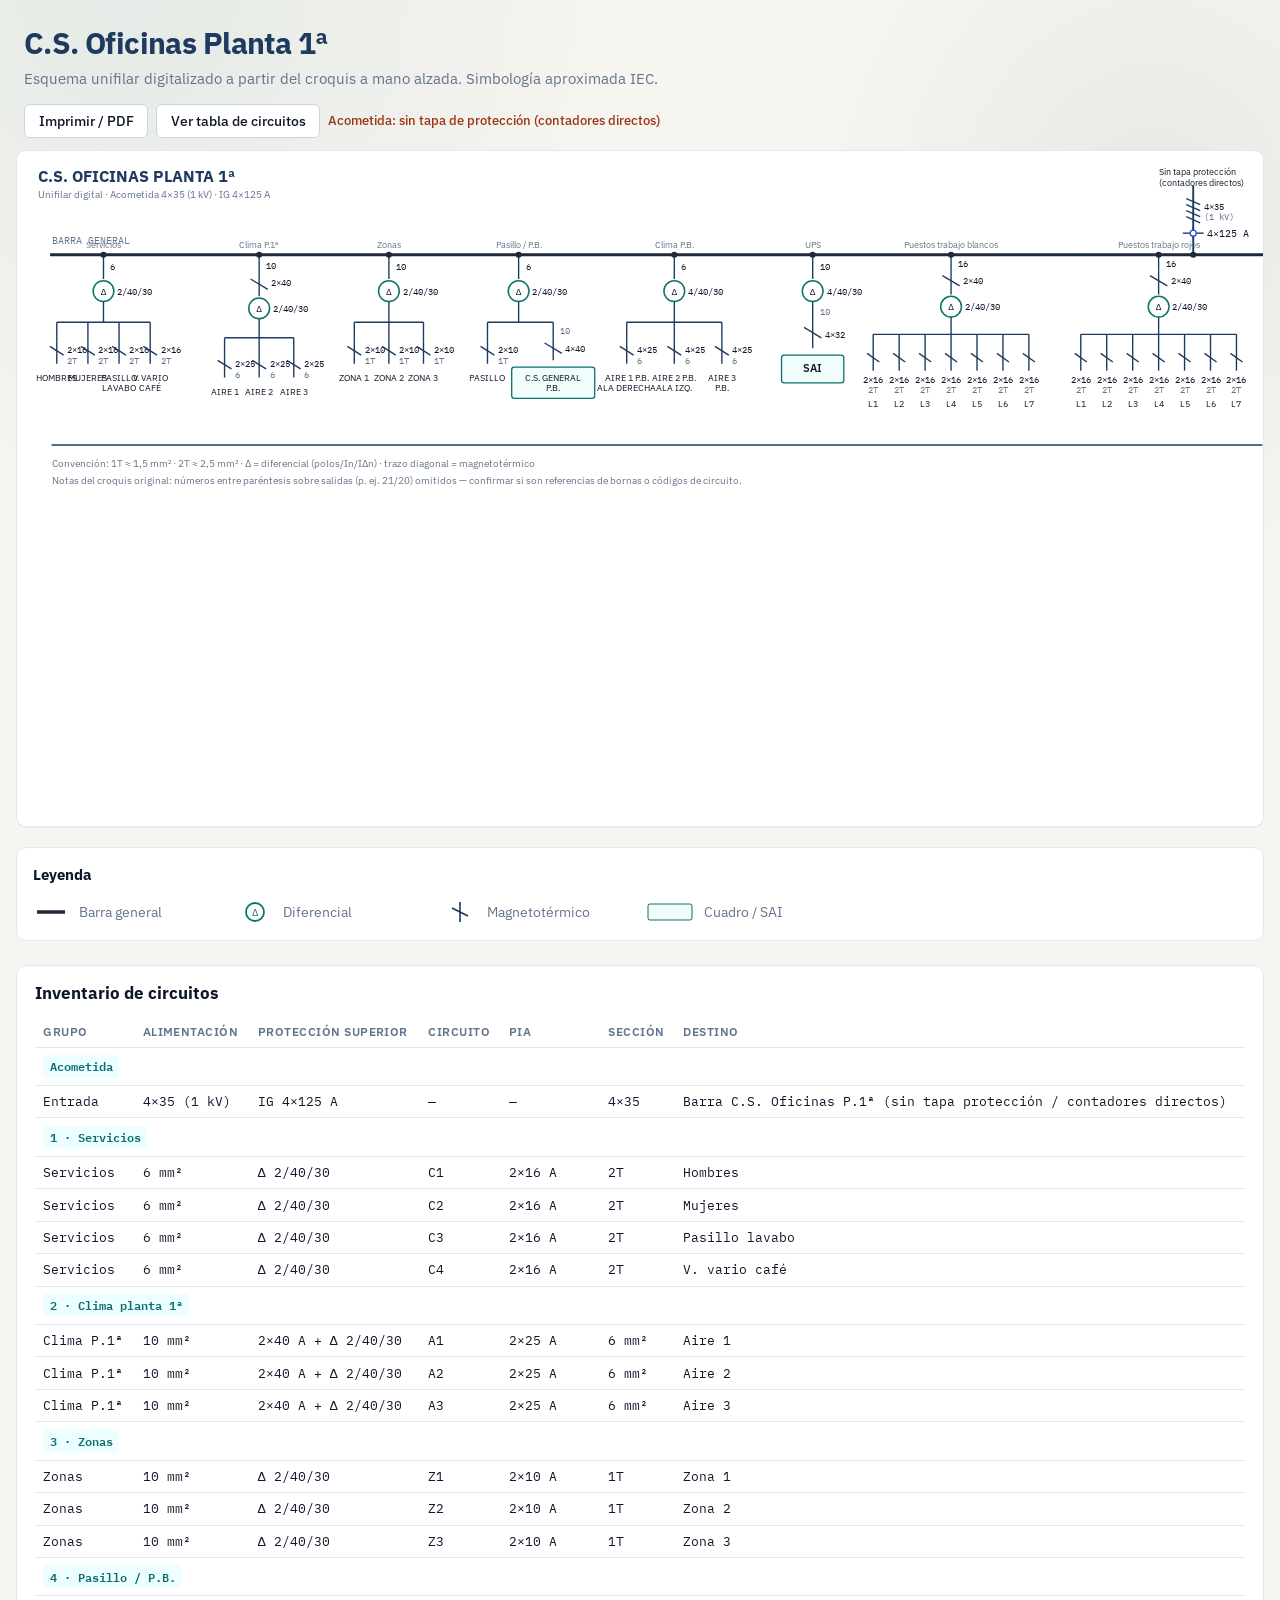
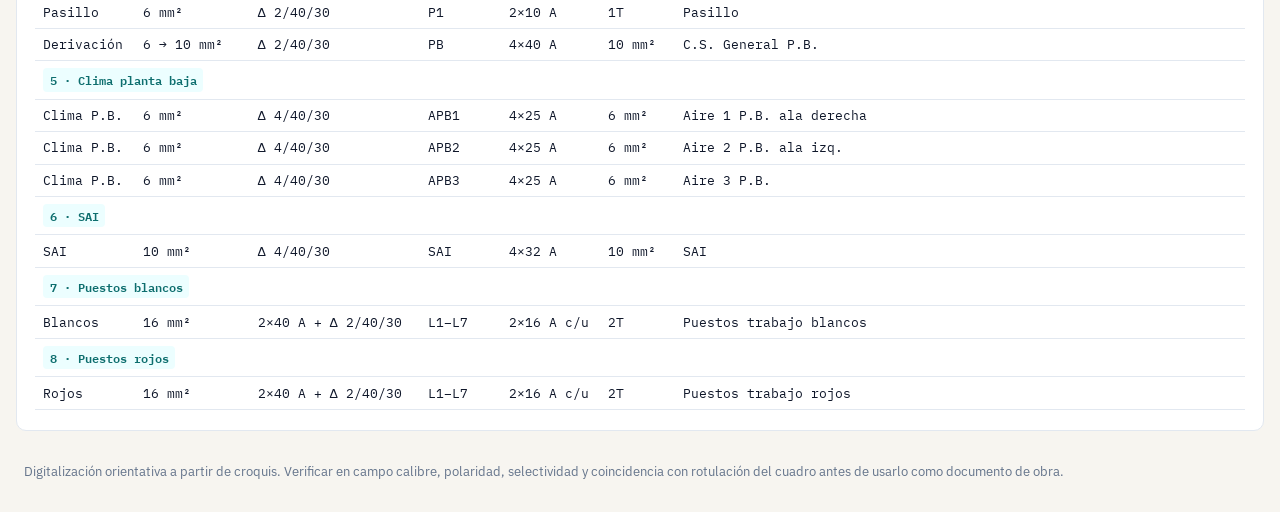
<file: unifilar-cs-oficinas-planta1.html>
<!DOCTYPE html>
<html lang="es">
<head>
  <meta charset="UTF-8">
  <meta name="viewport" content="width=device-width, initial-scale=1.0">
  <title>C.S. Oficinas Planta 1ª — Unifilar digital</title>
  <link rel="preconnect" href="https://fonts.googleapis.com">
  <link rel="preconnect" href="https://fonts.gstatic.com" crossorigin>
  <link href="https://fonts.googleapis.com/css2?family=IBM+Plex+Sans:wght@400;500;600;700&family=IBM+Plex+Mono:wght@400;500;600&display=swap" rel="stylesheet">
  <style>
    :root {
      --ink: #0f172a;
      --line: #1e3a5f;
      --accent: #0d6e6e;
      --muted: #64748b;
      --paper: #f7f5f0;
      --panel: #ffffff;
      --warn: #9a3412;
      --bar: #1e293b;
      --rcd: #0f766e;
      --mcb: #1d4ed8;
      --grid: #e2e8f0;
    }

    * { box-sizing: border-box; }

    body {
      margin: 0;
      font-family: "IBM Plex Sans", system-ui, sans-serif;
      color: var(--ink);
      background:
        radial-gradient(ellipse 80% 50% at 10% 0%, rgba(13, 110, 110, 0.08), transparent 50%),
        radial-gradient(ellipse 60% 40% at 90% 10%, rgba(30, 58, 95, 0.07), transparent 45%),
        var(--paper);
      min-height: 100vh;
    }

    header {
      padding: 1.5rem 1.5rem 0.75rem;
      max-width: 1600px;
      margin: 0 auto;
    }

    header h1 {
      margin: 0;
      font-size: clamp(1.35rem, 2.5vw, 1.85rem);
      font-weight: 700;
      letter-spacing: -0.02em;
      color: var(--line);
    }

    header p {
      margin: 0.35rem 0 0;
      color: var(--muted);
      font-size: 0.95rem;
    }

    .toolbar {
      display: flex;
      flex-wrap: wrap;
      gap: 0.5rem;
      margin-top: 1rem;
      align-items: center;
    }

    .toolbar button,
    .toolbar a.btn {
      appearance: none;
      border: 1px solid #cbd5e1;
      background: var(--panel);
      color: var(--ink);
      font: inherit;
      font-size: 0.85rem;
      font-weight: 500;
      padding: 0.45rem 0.85rem;
      border-radius: 6px;
      cursor: pointer;
      text-decoration: none;
    }

    .toolbar button:hover,
    .toolbar a.btn:hover {
      border-color: var(--accent);
      color: var(--accent);
    }

    .toolbar .note {
      font-size: 0.8rem;
      color: var(--warn);
      font-weight: 500;
    }

    main {
      max-width: 1600px;
      margin: 0 auto;
      padding: 0 1rem 2rem;
    }

    .diagram-wrap {
      background: var(--panel);
      border: 1px solid var(--grid);
      border-radius: 10px;
      overflow: auto;
      box-shadow: 0 1px 0 rgba(15, 23, 42, 0.04);
    }

    svg.unifilar {
      display: block;
      min-width: 1280px;
      width: 100%;
      height: auto;
      font-family: "IBM Plex Sans", system-ui, sans-serif;
    }

    .legend {
      display: grid;
      grid-template-columns: repeat(auto-fit, minmax(180px, 1fr));
      gap: 0.75rem;
      margin: 1.25rem 0;
      padding: 1rem;
      background: var(--panel);
      border: 1px solid var(--grid);
      border-radius: 10px;
      font-size: 0.85rem;
    }

    .legend h2 {
      grid-column: 1 / -1;
      margin: 0 0 0.25rem;
      font-size: 0.95rem;
    }

    .legend-item {
      display: flex;
      align-items: center;
      gap: 0.6rem;
      color: var(--muted);
    }

    .legend-item svg { flex-shrink: 0; }

    section.table-section {
      margin-top: 1.5rem;
      background: var(--panel);
      border: 1px solid var(--grid);
      border-radius: 10px;
      padding: 1rem 1.1rem 1.25rem;
      overflow-x: auto;
    }

    section.table-section h2 {
      margin: 0 0 0.85rem;
      font-size: 1.05rem;
    }

    table {
      width: 100%;
      border-collapse: collapse;
      font-size: 0.82rem;
      font-family: "IBM Plex Mono", ui-monospace, monospace;
    }

    th, td {
      text-align: left;
      padding: 0.45rem 0.55rem;
      border-bottom: 1px solid var(--grid);
      vertical-align: top;
    }

    th {
      font-family: "IBM Plex Sans", system-ui, sans-serif;
      font-weight: 600;
      color: var(--muted);
      font-size: 0.75rem;
      text-transform: uppercase;
      letter-spacing: 0.04em;
    }

    tr:hover td { background: #f8fafc; }

    .tag {
      display: inline-block;
      padding: 0.1rem 0.4rem;
      border-radius: 4px;
      background: #ecfeff;
      color: var(--accent);
      font-weight: 600;
      font-size: 0.75rem;
    }

    footer {
      max-width: 1600px;
      margin: 0 auto;
      padding: 0 1.5rem 2rem;
      font-size: 0.8rem;
      color: var(--muted);
    }

    @media print {
      body { background: white; }
      .toolbar, footer { display: none; }
      .diagram-wrap, .legend, section.table-section {
        box-shadow: none;
        border-color: #ccc;
      }
      .diagram-wrap { overflow: visible; }
      svg.unifilar { min-width: 0; }
    }
  </style>
</head>
<body>
  <header>
    <h1>C.S. Oficinas Planta 1ª</h1>
    <p>Esquema unifilar digitalizado a partir del croquis a mano alzada. Simbología aproximada IEC.</p>
    <div class="toolbar">
      <button type="button" onclick="window.print()">Imprimir / PDF</button>
      <a class="btn" href="#tabla">Ver tabla de circuitos</a>
      <span class="note">Acometida: sin tapa de protección (contadores directos)</span>
    </div>
  </header>

  <main>
    <div class="diagram-wrap">
      <svg class="unifilar" viewBox="0 0 1480 780" xmlns="http://www.w3.org/2000/svg" role="img" aria-labelledby="title desc">
        <title id="title">Unifilar C.S. Oficinas Planta 1ª</title>
        <desc id="desc">Cuadro de servicios oficinas planta primera con diferencial, magnetotérmicos y derivaciones a cargas y cuadro general P.B. y SAI.</desc>

        <defs>
          <marker id="arrow" viewBox="0 0 10 10" refX="8" refY="5" markerWidth="6" markerHeight="6" orient="auto-start-reverse">
            <path d="M 0 1.5 L 8 5 L 0 8.5 Z" fill="#1e3a5f"/>
          </marker>
          <style>
            .bus { stroke: #1e293b; stroke-width: 3.5; fill: none; stroke-linecap: square; }
            .wire { stroke: #1e3a5f; stroke-width: 1.6; fill: none; }
            .wire-thick { stroke: #1e3a5f; stroke-width: 2.2; fill: none; }
            .label { font-family: "IBM Plex Sans", sans-serif; fill: #0f172a; }
            .mono { font-family: "IBM Plex Mono", monospace; fill: #0f172a; }
            .muted { fill: #64748b; }
            .small { font-size: 11px; }
            .tiny { font-size: 10px; }
            .title-txt { font-size: 18px; font-weight: 700; fill: #1e3a5f; }
            .subtitle { font-size: 12px; fill: #64748b; }
            .box { fill: #fff; stroke: #1e3a5f; stroke-width: 1.5; }
            .box-fill { fill: #f0fdfa; stroke: #0d6e6e; stroke-width: 1.5; }
          </style>
        </defs>

        <!-- Title block -->
        <text class="label title-txt" x="24" y="36">C.S. OFICINAS PLANTA 1ª</text>
        <text class="label subtitle" x="24" y="54">Unifilar digital · Acometida 4×35 (1 kV) · IG 4×125 A</text>

        <!-- Main bus -->
        <line class="bus" x1="40" y1="120" x2="1440" y2="120"/>
        <text class="mono small muted" x="40" y="108">BARRA GENERAL</text>

        <!-- Incoming supply (right) -->
        <g id="acometida" transform="translate(1280,0)">
          <line class="wire-thick" x1="80" y1="40" x2="80" y2="120"/>
          <!-- conductor marks -->
          <line class="wire" x1="72" y1="55" x2="88" y2="62"/>
          <line class="wire" x1="72" y1="62" x2="88" y2="69"/>
          <line class="wire" x1="72" y1="69" x2="88" y2="76"/>
          <line class="wire" x1="72" y1="76" x2="88" y2="83"/>
          <text class="mono tiny" x="92" y="68">4×35</text>
          <text class="mono tiny muted" x="92" y="80">(1 kV)</text>
          <!-- main breaker symbol -->
          <line class="wire" x1="68" y1="95" x2="92" y2="95"/>
          <line class="wire" x1="80" y1="88" x2="80" y2="102"/>
          <circle cx="80" cy="95" r="3.5" fill="#fff" stroke="#1d4ed8" stroke-width="1.5"/>
          <text class="mono small" x="96" y="99" fill="#1d4ed8">4×125 A</text>
          <text class="label tiny" x="40" y="28" fill="#9a3412">Sin tapa protección</text>
          <text class="label tiny" x="40" y="40" fill="#9a3412">(contadores directos)</text>
        </g>

        <!-- Helper macros as groups -->
        <!-- Branch anchors on bus: x positions -->
        <!-- B1:100  B2:250  B3:400  B4:540  B5:700  B6:860  B7a:1020  B7b:1220 -->

        <!-- ========== BRANCH 1: Servicios ========== -->
        <g id="b1" transform="translate(100,120)">
          <line class="wire" x1="0" y1="0" x2="0" y2="28"/>
          <text class="mono tiny" x="8" y="18">6</text>
          <!-- RCD -->
          <circle cx="0" cy="42" r="12" fill="#fff" stroke="#0f766e" stroke-width="1.8"/>
          <text class="mono tiny" text-anchor="middle" x="0" y="46" fill="#0f766e">Δ</text>
          <text class="mono tiny" x="16" y="46">2/40/30</text>
          <line class="wire" x1="0" y1="54" x2="0" y2="78"/>
          <!-- horizontal split -->
          <line class="wire" x1="-54" y1="78" x2="54" y2="78"/>
          <!-- 4 circuits -->
          <g transform="translate(-54,78)">
            <line class="wire" x1="0" y1="0" x2="0" y2="22"/>
            <line class="wire" x1="-8" y1="28" x2="8" y2="38"/>
            <line class="wire" x1="0" y1="22" x2="0" y2="48"/>
            <text class="mono tiny" x="12" y="36" fill="#1d4ed8">2×16</text>
            <text class="mono tiny muted" x="12" y="48">2T</text>
            <text class="label tiny" text-anchor="middle" x="0" y="68">HOMBRES</text>
          </g>
          <g transform="translate(-18,78)">
            <line class="wire" x1="0" y1="0" x2="0" y2="22"/>
            <line class="wire" x1="-8" y1="28" x2="8" y2="38"/>
            <line class="wire" x1="0" y1="22" x2="0" y2="48"/>
            <text class="mono tiny" x="12" y="36" fill="#1d4ed8">2×16</text>
            <text class="mono tiny muted" x="12" y="48">2T</text>
            <text class="label tiny" text-anchor="middle" x="0" y="68">MUJERES</text>
          </g>
          <g transform="translate(18,78)">
            <line class="wire" x1="0" y1="0" x2="0" y2="22"/>
            <line class="wire" x1="-8" y1="28" x2="8" y2="38"/>
            <line class="wire" x1="0" y1="22" x2="0" y2="48"/>
            <text class="mono tiny" x="12" y="36" fill="#1d4ed8">2×16</text>
            <text class="mono tiny muted" x="12" y="48">2T</text>
            <text class="label tiny" text-anchor="middle" x="0" y="68">PASILLO</text>
            <text class="label tiny" text-anchor="middle" x="0" y="80">LAVABO</text>
          </g>
          <g transform="translate(54,78)">
            <line class="wire" x1="0" y1="0" x2="0" y2="22"/>
            <line class="wire" x1="-8" y1="28" x2="8" y2="38"/>
            <line class="wire" x1="0" y1="22" x2="0" y2="48"/>
            <text class="mono tiny" x="12" y="36" fill="#1d4ed8">2×16</text>
            <text class="mono tiny muted" x="12" y="48">2T</text>
            <text class="label tiny" text-anchor="middle" x="0" y="68">V. VARIO</text>
            <text class="label tiny" text-anchor="middle" x="0" y="80">CAFÉ</text>
          </g>
          <text class="label tiny muted" text-anchor="middle" x="0" y="-8">Servicios</text>
        </g>

        <!-- ========== BRANCH 2: Aire A ========== -->
        <g id="b2" transform="translate(280,120)">
          <line class="wire" x1="0" y1="0" x2="0" y2="22"/>
          <text class="mono tiny" x="8" y="16">10</text>
          <!-- MCB 2x40 -->
          <line class="wire" x1="-10" y1="28" x2="10" y2="40"/>
          <line class="wire" x1="0" y1="22" x2="0" y2="48"/>
          <text class="mono tiny" x="14" y="36" fill="#1d4ed8">2×40</text>
          <!-- RCD -->
          <circle cx="0" cy="62" r="12" fill="#fff" stroke="#0f766e" stroke-width="1.8"/>
          <text class="mono tiny" text-anchor="middle" x="0" y="66" fill="#0f766e">Δ</text>
          <text class="mono tiny" x="16" y="66">2/40/30</text>
          <line class="wire" x1="0" y1="74" x2="0" y2="96"/>
          <line class="wire" x1="-40" y1="96" x2="40" y2="96"/>
          <g transform="translate(-40,96)">
            <line class="wire" x1="0" y1="0" x2="0" y2="20"/>
            <line class="wire" x1="-8" y1="26" x2="8" y2="36"/>
            <line class="wire" x1="0" y1="20" x2="0" y2="46"/>
            <text class="mono tiny" x="12" y="34" fill="#1d4ed8">2×25</text>
            <text class="mono tiny muted" x="12" y="46">6</text>
            <text class="label tiny" text-anchor="middle" x="0" y="66">AIRE 1</text>
          </g>
          <g transform="translate(0,96)">
            <line class="wire" x1="0" y1="0" x2="0" y2="20"/>
            <line class="wire" x1="-8" y1="26" x2="8" y2="36"/>
            <line class="wire" x1="0" y1="20" x2="0" y2="46"/>
            <text class="mono tiny" x="12" y="34" fill="#1d4ed8">2×25</text>
            <text class="mono tiny muted" x="12" y="46">6</text>
            <text class="label tiny" text-anchor="middle" x="0" y="66">AIRE 2</text>
          </g>
          <g transform="translate(40,96)">
            <line class="wire" x1="0" y1="0" x2="0" y2="20"/>
            <line class="wire" x1="-8" y1="26" x2="8" y2="36"/>
            <line class="wire" x1="0" y1="20" x2="0" y2="46"/>
            <text class="mono tiny" x="12" y="34" fill="#1d4ed8">2×25</text>
            <text class="mono tiny muted" x="12" y="46">6</text>
            <text class="label tiny" text-anchor="middle" x="0" y="66">AIRE 3</text>
          </g>
          <text class="label tiny muted" text-anchor="middle" x="0" y="-8">Clima P.1ª</text>
        </g>

        <!-- ========== BRANCH 3: Zonas ========== -->
        <g id="b3" transform="translate(430,120)">
          <line class="wire" x1="0" y1="0" x2="0" y2="28"/>
          <text class="mono tiny" x="8" y="18">10</text>
          <circle cx="0" cy="42" r="12" fill="#fff" stroke="#0f766e" stroke-width="1.8"/>
          <text class="mono tiny" text-anchor="middle" x="0" y="46" fill="#0f766e">Δ</text>
          <text class="mono tiny" x="16" y="46">2/40/30</text>
          <line class="wire" x1="0" y1="54" x2="0" y2="78"/>
          <line class="wire" x1="-40" y1="78" x2="40" y2="78"/>
          <g transform="translate(-40,78)">
            <line class="wire" x1="0" y1="0" x2="0" y2="22"/>
            <line class="wire" x1="-8" y1="28" x2="8" y2="38"/>
            <line class="wire" x1="0" y1="22" x2="0" y2="48"/>
            <text class="mono tiny" x="12" y="36" fill="#1d4ed8">2×10</text>
            <text class="mono tiny muted" x="12" y="48">1T</text>
            <text class="label tiny" text-anchor="middle" x="0" y="68">ZONA 1</text>
          </g>
          <g transform="translate(0,78)">
            <line class="wire" x1="0" y1="0" x2="0" y2="22"/>
            <line class="wire" x1="-8" y1="28" x2="8" y2="38"/>
            <line class="wire" x1="0" y1="22" x2="0" y2="48"/>
            <text class="mono tiny" x="12" y="36" fill="#1d4ed8">2×10</text>
            <text class="mono tiny muted" x="12" y="48">1T</text>
            <text class="label tiny" text-anchor="middle" x="0" y="68">ZONA 2</text>
          </g>
          <g transform="translate(40,78)">
            <line class="wire" x1="0" y1="0" x2="0" y2="22"/>
            <line class="wire" x1="-8" y1="28" x2="8" y2="38"/>
            <line class="wire" x1="0" y1="22" x2="0" y2="48"/>
            <text class="mono tiny" x="12" y="36" fill="#1d4ed8">2×10</text>
            <text class="mono tiny muted" x="12" y="48">1T</text>
            <text class="label tiny" text-anchor="middle" x="0" y="68">ZONA 3</text>
          </g>
          <text class="label tiny muted" text-anchor="middle" x="0" y="-8">Zonas</text>
        </g>

        <!-- ========== BRANCH 4: Pasillo + CS General PB ========== -->
        <g id="b4" transform="translate(580,120)">
          <line class="wire" x1="0" y1="0" x2="0" y2="28"/>
          <text class="mono tiny" x="8" y="18">6</text>
          <circle cx="0" cy="42" r="12" fill="#fff" stroke="#0f766e" stroke-width="1.8"/>
          <text class="mono tiny" text-anchor="middle" x="0" y="46" fill="#0f766e">Δ</text>
          <text class="mono tiny" x="16" y="46">2/40/30</text>
          <line class="wire" x1="0" y1="54" x2="0" y2="78"/>
          <line class="wire" x1="-36" y1="78" x2="40" y2="78"/>
          <!-- Pasillo -->
          <g transform="translate(-36,78)">
            <line class="wire" x1="0" y1="0" x2="0" y2="22"/>
            <line class="wire" x1="-8" y1="28" x2="8" y2="38"/>
            <line class="wire" x1="0" y1="22" x2="0" y2="48"/>
            <text class="mono tiny" x="12" y="36" fill="#1d4ed8">2×10</text>
            <text class="mono tiny muted" x="12" y="48">1T</text>
            <text class="label tiny" text-anchor="middle" x="0" y="68">PASILLO</text>
          </g>
          <!-- CS General PB -->
          <g transform="translate(40,78)">
            <line class="wire" x1="0" y1="0" x2="0" y2="18"/>
            <text class="mono tiny muted" x="8" y="14">10</text>
            <line class="wire" x1="-10" y1="24" x2="10" y2="36"/>
            <line class="wire" x1="0" y1="18" x2="0" y2="44"/>
            <text class="mono tiny" x="14" y="34" fill="#1d4ed8">4×40</text>
            <rect class="box-fill" x="-48" y="52" width="96" height="36" rx="3"/>
            <text class="label tiny" text-anchor="middle" x="0" y="68" fill="#0d6e6e">C.S. GENERAL</text>
            <text class="label tiny" text-anchor="middle" x="0" y="80" fill="#0d6e6e">P.B.</text>
          </g>
          <text class="label tiny muted" text-anchor="middle" x="0" y="-8">Pasillo / P.B.</text>
        </g>

        <!-- ========== BRANCH 5: Aires PB ========== -->
        <g id="b5" transform="translate(760,120)">
          <line class="wire" x1="0" y1="0" x2="0" y2="28"/>
          <text class="mono tiny" x="8" y="18">6</text>
          <circle cx="0" cy="42" r="12" fill="#fff" stroke="#0f766e" stroke-width="1.8"/>
          <text class="mono tiny" text-anchor="middle" x="0" y="46" fill="#0f766e">Δ</text>
          <text class="mono tiny" x="16" y="46">4/40/30</text>
          <line class="wire" x1="0" y1="54" x2="0" y2="78"/>
          <line class="wire" x1="-55" y1="78" x2="55" y2="78"/>
          <g transform="translate(-55,78)">
            <line class="wire" x1="0" y1="0" x2="0" y2="22"/>
            <line class="wire" x1="-8" y1="28" x2="8" y2="38"/>
            <line class="wire" x1="0" y1="22" x2="0" y2="48"/>
            <text class="mono tiny" x="12" y="36" fill="#1d4ed8">4×25</text>
            <text class="mono tiny muted" x="12" y="48">6</text>
            <text class="label tiny" text-anchor="middle" x="0" y="68">AIRE 1 P.B.</text>
            <text class="label tiny" text-anchor="middle" x="0" y="80">ALA DERECHA</text>
          </g>
          <g transform="translate(0,78)">
            <line class="wire" x1="0" y1="0" x2="0" y2="22"/>
            <line class="wire" x1="-8" y1="28" x2="8" y2="38"/>
            <line class="wire" x1="0" y1="22" x2="0" y2="48"/>
            <text class="mono tiny" x="12" y="36" fill="#1d4ed8">4×25</text>
            <text class="mono tiny muted" x="12" y="48">6</text>
            <text class="label tiny" text-anchor="middle" x="0" y="68">AIRE 2 P.B.</text>
            <text class="label tiny" text-anchor="middle" x="0" y="80">ALA IZQ.</text>
          </g>
          <g transform="translate(55,78)">
            <line class="wire" x1="0" y1="0" x2="0" y2="22"/>
            <line class="wire" x1="-8" y1="28" x2="8" y2="38"/>
            <line class="wire" x1="0" y1="22" x2="0" y2="48"/>
            <text class="mono tiny" x="12" y="36" fill="#1d4ed8">4×25</text>
            <text class="mono tiny muted" x="12" y="48">6</text>
            <text class="label tiny" text-anchor="middle" x="0" y="68">AIRE 3</text>
            <text class="label tiny" text-anchor="middle" x="0" y="80">P.B.</text>
          </g>
          <text class="label tiny muted" text-anchor="middle" x="0" y="-8">Clima P.B.</text>
        </g>

        <!-- ========== BRANCH 6: SAI ========== -->
        <g id="b6" transform="translate(920,120)">
          <line class="wire" x1="0" y1="0" x2="0" y2="28"/>
          <text class="mono tiny" x="8" y="18">10</text>
          <circle cx="0" cy="42" r="12" fill="#fff" stroke="#0f766e" stroke-width="1.8"/>
          <text class="mono tiny" text-anchor="middle" x="0" y="46" fill="#0f766e">Δ</text>
          <text class="mono tiny" x="16" y="46">4/40/30</text>
          <line class="wire" x1="0" y1="54" x2="0" y2="78"/>
          <text class="mono tiny muted" x="8" y="70">10</text>
          <line class="wire" x1="-10" y1="84" x2="10" y2="96"/>
          <line class="wire" x1="0" y1="78" x2="0" y2="108"/>
          <text class="mono tiny" x="14" y="96" fill="#1d4ed8">4×32</text>
          <rect class="box-fill" x="-36" y="116" width="72" height="32" rx="3"/>
          <text class="label" text-anchor="middle" x="0" y="136" fill="#0d6e6e" style="font-size:13px;font-weight:600">SAI</text>
          <text class="label tiny muted" text-anchor="middle" x="0" y="-8">UPS</text>
        </g>

        <!-- ========== BRANCH 7A: Puestos blancos ========== -->
        <g id="b7a" transform="translate(1080,120)">
          <line class="wire" x1="0" y1="0" x2="0" y2="18"/>
          <text class="mono tiny" x="8" y="14">16</text>
          <line class="wire" x1="-10" y1="24" x2="10" y2="36"/>
          <line class="wire" x1="0" y1="18" x2="0" y2="46"/>
          <text class="mono tiny" x="14" y="34" fill="#1d4ed8">2×40</text>
          <circle cx="0" cy="60" r="12" fill="#fff" stroke="#0f766e" stroke-width="1.8"/>
          <text class="mono tiny" text-anchor="middle" x="0" y="64" fill="#0f766e">Δ</text>
          <text class="mono tiny" x="16" y="64">2/40/30</text>
          <line class="wire" x1="0" y1="72" x2="0" y2="92"/>
          <line class="wire" x1="-90" y1="92" x2="90" y2="92"/>
          <!-- L1-L7 -->
          <g id="blancos">
            <!-- generated positions -90,-60,-30,0,30,60,90 -->
            <g transform="translate(-90,92)">
              <line class="wire" x1="0" y1="0" x2="0" y2="18"/>
              <line class="wire" x1="-7" y1="22" x2="7" y2="32"/>
              <line class="wire" x1="0" y1="18" x2="0" y2="42"/>
              <text class="mono tiny" text-anchor="middle" x="0" y="56" fill="#1d4ed8">2×16</text>
              <text class="mono tiny muted" text-anchor="middle" x="0" y="68">2T</text>
              <text class="label tiny" text-anchor="middle" x="0" y="84">L1</text>
            </g>
            <g transform="translate(-60,92)">
              <line class="wire" x1="0" y1="0" x2="0" y2="18"/>
              <line class="wire" x1="-7" y1="22" x2="7" y2="32"/>
              <line class="wire" x1="0" y1="18" x2="0" y2="42"/>
              <text class="mono tiny" text-anchor="middle" x="0" y="56" fill="#1d4ed8">2×16</text>
              <text class="mono tiny muted" text-anchor="middle" x="0" y="68">2T</text>
              <text class="label tiny" text-anchor="middle" x="0" y="84">L2</text>
            </g>
            <g transform="translate(-30,92)">
              <line class="wire" x1="0" y1="0" x2="0" y2="18"/>
              <line class="wire" x1="-7" y1="22" x2="7" y2="32"/>
              <line class="wire" x1="0" y1="18" x2="0" y2="42"/>
              <text class="mono tiny" text-anchor="middle" x="0" y="56" fill="#1d4ed8">2×16</text>
              <text class="mono tiny muted" text-anchor="middle" x="0" y="68">2T</text>
              <text class="label tiny" text-anchor="middle" x="0" y="84">L3</text>
            </g>
            <g transform="translate(0,92)">
              <line class="wire" x1="0" y1="0" x2="0" y2="18"/>
              <line class="wire" x1="-7" y1="22" x2="7" y2="32"/>
              <line class="wire" x1="0" y1="18" x2="0" y2="42"/>
              <text class="mono tiny" text-anchor="middle" x="0" y="56" fill="#1d4ed8">2×16</text>
              <text class="mono tiny muted" text-anchor="middle" x="0" y="68">2T</text>
              <text class="label tiny" text-anchor="middle" x="0" y="84">L4</text>
            </g>
            <g transform="translate(30,92)">
              <line class="wire" x1="0" y1="0" x2="0" y2="18"/>
              <line class="wire" x1="-7" y1="22" x2="7" y2="32"/>
              <line class="wire" x1="0" y1="18" x2="0" y2="42"/>
              <text class="mono tiny" text-anchor="middle" x="0" y="56" fill="#1d4ed8">2×16</text>
              <text class="mono tiny muted" text-anchor="middle" x="0" y="68">2T</text>
              <text class="label tiny" text-anchor="middle" x="0" y="84">L5</text>
            </g>
            <g transform="translate(60,92)">
              <line class="wire" x1="0" y1="0" x2="0" y2="18"/>
              <line class="wire" x1="-7" y1="22" x2="7" y2="32"/>
              <line class="wire" x1="0" y1="18" x2="0" y2="42"/>
              <text class="mono tiny" text-anchor="middle" x="0" y="56" fill="#1d4ed8">2×16</text>
              <text class="mono tiny muted" text-anchor="middle" x="0" y="68">2T</text>
              <text class="label tiny" text-anchor="middle" x="0" y="84">L6</text>
            </g>
            <g transform="translate(90,92)">
              <line class="wire" x1="0" y1="0" x2="0" y2="18"/>
              <line class="wire" x1="-7" y1="22" x2="7" y2="32"/>
              <line class="wire" x1="0" y1="18" x2="0" y2="42"/>
              <text class="mono tiny" text-anchor="middle" x="0" y="56" fill="#1d4ed8">2×16</text>
              <text class="mono tiny muted" text-anchor="middle" x="0" y="68">2T</text>
              <text class="label tiny" text-anchor="middle" x="0" y="84">L7</text>
            </g>
          </g>
          <text class="label tiny muted" text-anchor="middle" x="0" y="-8">Puestos trabajo blancos</text>
        </g>

        <!-- ========== BRANCH 7B: Puestos rojos ========== -->
        <g id="b7b" transform="translate(1320,120)">
          <!-- feed from same 16mm bus tap - show connection from left -->
          <line class="wire" x1="-120" y1="0" x2="0" y2="0" stroke-dasharray="4 3" opacity="0.5"/>
          <line class="wire" x1="0" y1="0" x2="0" y2="18"/>
          <text class="mono tiny" x="8" y="14">16</text>
          <line class="wire" x1="-10" y1="24" x2="10" y2="36"/>
          <line class="wire" x1="0" y1="18" x2="0" y2="46"/>
          <text class="mono tiny" x="14" y="34" fill="#1d4ed8">2×40</text>
          <circle cx="0" cy="60" r="12" fill="#fff" stroke="#0f766e" stroke-width="1.8"/>
          <text class="mono tiny" text-anchor="middle" x="0" y="64" fill="#0f766e">Δ</text>
          <text class="mono tiny" x="16" y="64">2/40/30</text>
          <line class="wire" x1="0" y1="72" x2="0" y2="92"/>
          <line class="wire" x1="-90" y1="92" x2="90" y2="92"/>
          <g>
            <g transform="translate(-90,92)">
              <line class="wire" x1="0" y1="0" x2="0" y2="18"/>
              <line class="wire" x1="-7" y1="22" x2="7" y2="32"/>
              <line class="wire" x1="0" y1="18" x2="0" y2="42"/>
              <text class="mono tiny" text-anchor="middle" x="0" y="56" fill="#1d4ed8">2×16</text>
              <text class="mono tiny muted" text-anchor="middle" x="0" y="68">2T</text>
              <text class="label tiny" text-anchor="middle" x="0" y="84">L1</text>
            </g>
            <g transform="translate(-60,92)">
              <line class="wire" x1="0" y1="0" x2="0" y2="18"/>
              <line class="wire" x1="-7" y1="22" x2="7" y2="32"/>
              <line class="wire" x1="0" y1="18" x2="0" y2="42"/>
              <text class="mono tiny" text-anchor="middle" x="0" y="56" fill="#1d4ed8">2×16</text>
              <text class="mono tiny muted" text-anchor="middle" x="0" y="68">2T</text>
              <text class="label tiny" text-anchor="middle" x="0" y="84">L2</text>
            </g>
            <g transform="translate(-30,92)">
              <line class="wire" x1="0" y1="0" x2="0" y2="18"/>
              <line class="wire" x1="-7" y1="22" x2="7" y2="32"/>
              <line class="wire" x1="0" y1="18" x2="0" y2="42"/>
              <text class="mono tiny" text-anchor="middle" x="0" y="56" fill="#1d4ed8">2×16</text>
              <text class="mono tiny muted" text-anchor="middle" x="0" y="68">2T</text>
              <text class="label tiny" text-anchor="middle" x="0" y="84">L3</text>
            </g>
            <g transform="translate(0,92)">
              <line class="wire" x1="0" y1="0" x2="0" y2="18"/>
              <line class="wire" x1="-7" y1="22" x2="7" y2="32"/>
              <line class="wire" x1="0" y1="18" x2="0" y2="42"/>
              <text class="mono tiny" text-anchor="middle" x="0" y="56" fill="#1d4ed8">2×16</text>
              <text class="mono tiny muted" text-anchor="middle" x="0" y="68">2T</text>
              <text class="label tiny" text-anchor="middle" x="0" y="84">L4</text>
            </g>
            <g transform="translate(30,92)">
              <line class="wire" x1="0" y1="0" x2="0" y2="18"/>
              <line class="wire" x1="-7" y1="22" x2="7" y2="32"/>
              <line class="wire" x1="0" y1="18" x2="0" y2="42"/>
              <text class="mono tiny" text-anchor="middle" x="0" y="56" fill="#1d4ed8">2×16</text>
              <text class="mono tiny muted" text-anchor="middle" x="0" y="68">2T</text>
              <text class="label tiny" text-anchor="middle" x="0" y="84">L5</text>
            </g>
            <g transform="translate(60,92)">
              <line class="wire" x1="0" y1="0" x2="0" y2="18"/>
              <line class="wire" x1="-7" y1="22" x2="7" y2="32"/>
              <line class="wire" x1="0" y1="18" x2="0" y2="42"/>
              <text class="mono tiny" text-anchor="middle" x="0" y="56" fill="#1d4ed8">2×16</text>
              <text class="mono tiny muted" text-anchor="middle" x="0" y="68">2T</text>
              <text class="label tiny" text-anchor="middle" x="0" y="84">L6</text>
            </g>
            <g transform="translate(90,92)">
              <line class="wire" x1="0" y1="0" x2="0" y2="18"/>
              <line class="wire" x1="-7" y1="22" x2="7" y2="32"/>
              <line class="wire" x1="0" y1="18" x2="0" y2="42"/>
              <text class="mono tiny" text-anchor="middle" x="0" y="56" fill="#1d4ed8">2×16</text>
              <text class="mono tiny muted" text-anchor="middle" x="0" y="68">2T</text>
              <text class="label tiny" text-anchor="middle" x="0" y="84">L7</text>
            </g>
          </g>
          <text class="label tiny muted" text-anchor="middle" x="0" y="-8">Puestos trabajo rojos</text>
        </g>

        <!-- Bus tap dots -->
        <circle cx="100" cy="120" r="3.5" fill="#1e293b"/>
        <circle cx="280" cy="120" r="3.5" fill="#1e293b"/>
        <circle cx="430" cy="120" r="3.5" fill="#1e293b"/>
        <circle cx="580" cy="120" r="3.5" fill="#1e293b"/>
        <circle cx="760" cy="120" r="3.5" fill="#1e293b"/>
        <circle cx="920" cy="120" r="3.5" fill="#1e293b"/>
        <circle cx="1080" cy="120" r="3.5" fill="#1e293b"/>
        <circle cx="1320" cy="120" r="3.5" fill="#1e293b"/>
        <circle cx="1360" cy="120" r="3.5" fill="#1e293b"/>

        <!-- Legend strip at bottom of SVG -->
        <line class="wire" x1="40" y1="340" x2="1440" y2="340" stroke="#e2e8f0"/>
        <text class="label small muted" x="40" y="365">Convención: 1T ≈ 1,5 mm² · 2T ≈ 2,5 mm² · Δ = diferencial (polos/In/IΔn) · trazo diagonal = magnetotérmico</text>
        <text class="label small muted" x="40" y="385">Notas del croquis original: números entre paréntesis sobre salidas (p. ej. 21/20) omitidos — confirmar si son referencias de bornas o códigos de circuito.</text>
      </svg>
    </div>

    <div class="legend">
      <h2>Leyenda</h2>
      <div class="legend-item">
        <svg width="36" height="24" viewBox="0 0 36 24"><line x1="4" y1="12" x2="32" y2="12" stroke="#1e293b" stroke-width="3.5"/></svg>
        Barra general
      </div>
      <div class="legend-item">
        <svg width="36" height="24" viewBox="0 0 36 24"><circle cx="18" cy="12" r="9" fill="#fff" stroke="#0f766e" stroke-width="1.8"/><text x="18" y="16" text-anchor="middle" font-size="10" fill="#0f766e">Δ</text></svg>
        Diferencial
      </div>
      <div class="legend-item">
        <svg width="36" height="24" viewBox="0 0 36 24"><line x1="18" y1="2" x2="18" y2="22" stroke="#1e3a5f" stroke-width="1.6"/><line x1="10" y1="8" x2="26" y2="16" stroke="#1e3a5f" stroke-width="1.6"/></svg>
        Magnetotérmico
      </div>
      <div class="legend-item">
        <svg width="48" height="24" viewBox="0 0 48 24"><rect x="2" y="4" width="44" height="16" rx="2" fill="#f0fdfa" stroke="#0d6e6e"/></svg>
        Cuadro / SAI
      </div>
    </div>

    <section class="table-section" id="tabla">
      <h2>Inventario de circuitos</h2>
      <table>
        <thead>
          <tr>
            <th>Grupo</th>
            <th>Alimentación</th>
            <th>Protección superior</th>
            <th>Circuito</th>
            <th>PIA</th>
            <th>Sección</th>
            <th>Destino</th>
          </tr>
        </thead>
        <tbody>
          <tr>
            <td colspan="7"><span class="tag">Acometida</span></td>
          </tr>
          <tr>
            <td>Entrada</td>
            <td>4×35 (1 kV)</td>
            <td>IG 4×125 A</td>
            <td>—</td>
            <td>—</td>
            <td>4×35</td>
            <td>Barra C.S. Oficinas P.1ª (sin tapa protección / contadores directos)</td>
          </tr>

          <tr><td colspan="7"><span class="tag">1 · Servicios</span></td></tr>
          <tr><td>Servicios</td><td>6 mm²</td><td>Δ 2/40/30</td><td>C1</td><td>2×16 A</td><td>2T</td><td>Hombres</td></tr>
          <tr><td>Servicios</td><td>6 mm²</td><td>Δ 2/40/30</td><td>C2</td><td>2×16 A</td><td>2T</td><td>Mujeres</td></tr>
          <tr><td>Servicios</td><td>6 mm²</td><td>Δ 2/40/30</td><td>C3</td><td>2×16 A</td><td>2T</td><td>Pasillo lavabo</td></tr>
          <tr><td>Servicios</td><td>6 mm²</td><td>Δ 2/40/30</td><td>C4</td><td>2×16 A</td><td>2T</td><td>V. vario café</td></tr>

          <tr><td colspan="7"><span class="tag">2 · Clima planta 1ª</span></td></tr>
          <tr><td>Clima P.1ª</td><td>10 mm²</td><td>2×40 A + Δ 2/40/30</td><td>A1</td><td>2×25 A</td><td>6 mm²</td><td>Aire 1</td></tr>
          <tr><td>Clima P.1ª</td><td>10 mm²</td><td>2×40 A + Δ 2/40/30</td><td>A2</td><td>2×25 A</td><td>6 mm²</td><td>Aire 2</td></tr>
          <tr><td>Clima P.1ª</td><td>10 mm²</td><td>2×40 A + Δ 2/40/30</td><td>A3</td><td>2×25 A</td><td>6 mm²</td><td>Aire 3</td></tr>

          <tr><td colspan="7"><span class="tag">3 · Zonas</span></td></tr>
          <tr><td>Zonas</td><td>10 mm²</td><td>Δ 2/40/30</td><td>Z1</td><td>2×10 A</td><td>1T</td><td>Zona 1</td></tr>
          <tr><td>Zonas</td><td>10 mm²</td><td>Δ 2/40/30</td><td>Z2</td><td>2×10 A</td><td>1T</td><td>Zona 2</td></tr>
          <tr><td>Zonas</td><td>10 mm²</td><td>Δ 2/40/30</td><td>Z3</td><td>2×10 A</td><td>1T</td><td>Zona 3</td></tr>

          <tr><td colspan="7"><span class="tag">4 · Pasillo / P.B.</span></td></tr>
          <tr><td>Pasillo</td><td>6 mm²</td><td>Δ 2/40/30</td><td>P1</td><td>2×10 A</td><td>1T</td><td>Pasillo</td></tr>
          <tr><td>Derivación</td><td>6 → 10 mm²</td><td>Δ 2/40/30</td><td>PB</td><td>4×40 A</td><td>10 mm²</td><td>C.S. General P.B.</td></tr>

          <tr><td colspan="7"><span class="tag">5 · Clima planta baja</span></td></tr>
          <tr><td>Clima P.B.</td><td>6 mm²</td><td>Δ 4/40/30</td><td>APB1</td><td>4×25 A</td><td>6 mm²</td><td>Aire 1 P.B. ala derecha</td></tr>
          <tr><td>Clima P.B.</td><td>6 mm²</td><td>Δ 4/40/30</td><td>APB2</td><td>4×25 A</td><td>6 mm²</td><td>Aire 2 P.B. ala izq.</td></tr>
          <tr><td>Clima P.B.</td><td>6 mm²</td><td>Δ 4/40/30</td><td>APB3</td><td>4×25 A</td><td>6 mm²</td><td>Aire 3 P.B.</td></tr>

          <tr><td colspan="7"><span class="tag">6 · SAI</span></td></tr>
          <tr><td>SAI</td><td>10 mm²</td><td>Δ 4/40/30</td><td>SAI</td><td>4×32 A</td><td>10 mm²</td><td>SAI</td></tr>

          <tr><td colspan="7"><span class="tag">7 · Puestos blancos</span></td></tr>
          <tr><td>Blancos</td><td>16 mm²</td><td>2×40 A + Δ 2/40/30</td><td>L1–L7</td><td>2×16 A c/u</td><td>2T</td><td>Puestos trabajo blancos</td></tr>

          <tr><td colspan="7"><span class="tag">8 · Puestos rojos</span></td></tr>
          <tr><td>Rojos</td><td>16 mm²</td><td>2×40 A + Δ 2/40/30</td><td>L1–L7</td><td>2×16 A c/u</td><td>2T</td><td>Puestos trabajo rojos</td></tr>
        </tbody>
      </table>
    </section>
  </main>

  <footer>
    Digitalización orientativa a partir de croquis. Verificar en campo calibre, polaridad, selectividad y coincidencia con rotulación del cuadro antes de usarlo como documento de obra.
  </footer>
</body>
</html>
</file>
